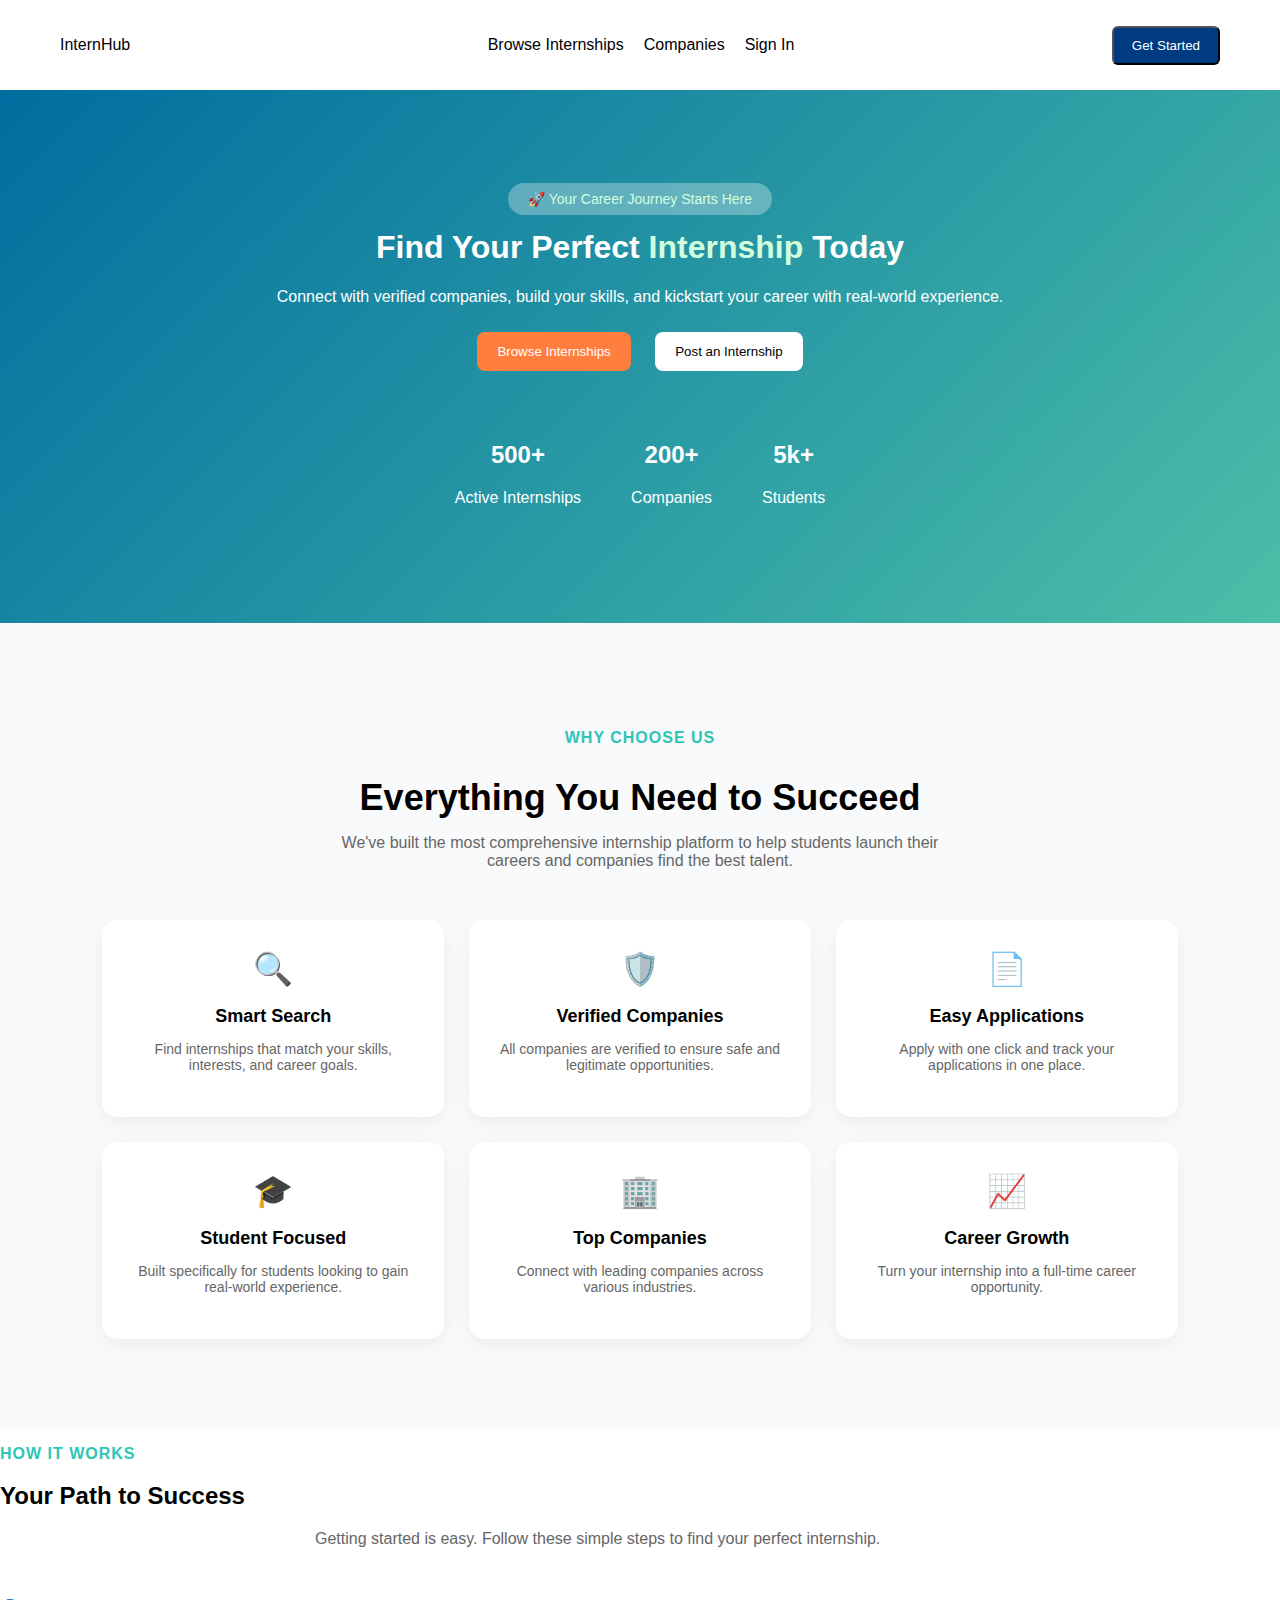
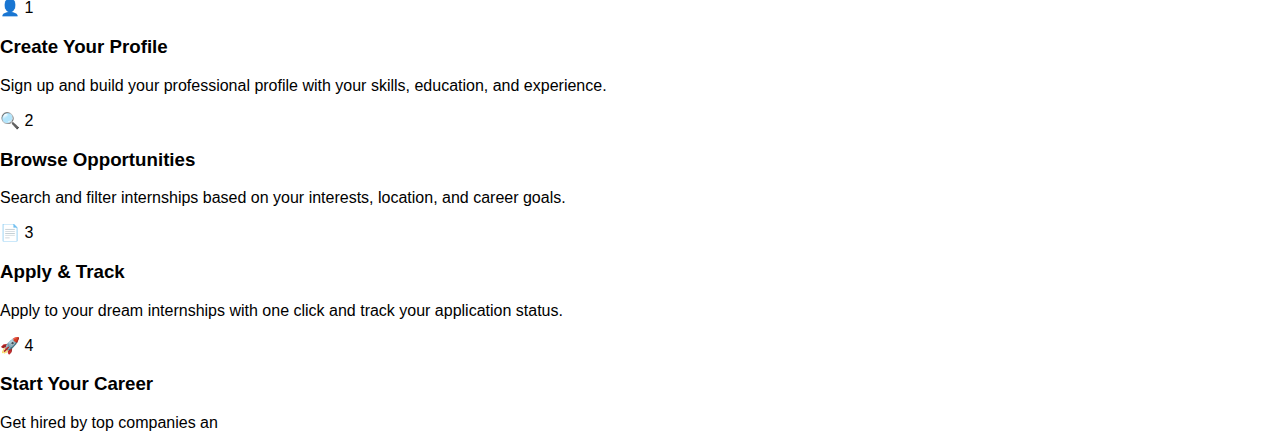
<file: index.html>
<!DOCTYPE html>
<html lang="en">

<head>
  <meta charset="UTF-8">
  <title>InternHub - Find Internships</title>
  <link rel="stylesheet" href="style.css">
</head>

<body>

  <header class="navbar">
    <div class="logo">InternHub</div>
    <ul>
      <li>Browse Internships</li> 
      <li>Companies</li>   
      <li>Sign In</li>
    </ul>
    <button class="btn-primary">Get Started</button>
  </header>

  <section class="hero">
    <span class="badge">🚀 Your Career Journey Starts Here</span>
    <h1>Find Your Perfect <span>Internship</span> Today</h1>
    <p>Connect with verified companies, build your skills, and kickstart your career with real-world experience.</p>

    <div class="btn-area">
      <button class="btn-orange">Browse Internships</button>
      <button class="btn-light">Post an Internship</button>
    </div>

    <div class="stats">
      <div>
        <h2>500+</h2>
        <p>Active Internships</p>
      </div>
      <div>
        <h2>200+</h2>
        <p>Companies</p>
      </div>
      <div>
        <h2>5k+</h2>
        <p>Students</p>
      </div>
    </div>
  </section>
  <section class="why-choose-us">
  <p class="section-tag">WHY CHOOSE US</p>
  <h2>Everything You Need to Succeed</h2>
  <p class="section-desc">
    We've built the most comprehensive internship platform to help students
    launch their careers and companies find the best talent.
  </p>

  <div class="features-grid">

    <div class="feature-card">
      <div class="icon">🔍</div>
      <h3>Smart Search</h3>
      <p>Find internships that match your skills, interests, and career goals.</p>
    </div>

    <div class="feature-card">
      <div class="icon">🛡️</div>
      <h3>Verified Companies</h3>
      <p>All companies are verified to ensure safe and legitimate opportunities.</p>
    </div>

    <div class="feature-card">
      <div class="icon">📄</div>
      <h3>Easy Applications</h3>
      <p>Apply with one click and track your applications in one place.</p>
    </div>

    <div class="feature-card">
      <div class="icon">🎓</div>
      <h3>Student Focused</h3>
      <p>Built specifically for students looking to gain real-world experience.</p>
    </div>

    <div class="feature-card">
      <div class="icon">🏢</div>
      <h3>Top Companies</h3>
      <p>Connect with leading companies across various industries.</p>
    </div>

    <div class="feature-card">
      <div class="icon">📈</div>
      <h3>Career Growth</h3>
      <p>Turn your internship into a full-time career opportunity.</p>
    </div>

  </div>
</section>
<!-- THIRD PAGE SECTION -->
<section class="how-it-works">
  <p class="section-tag">HOW IT WORKS</p>
  <h2>Your Path to Success</h2>
  <p class="section-desc">
    Getting started is easy. Follow these simple steps to find your perfect internship.
  </p>

  <div class="steps-container">

    <div class="step-card">
      <div class="step-icon">
        👤
        <span class="step-number">1</span>
      </div>
      <h3>Create Your Profile</h3>
      <p>
        Sign up and build your professional profile with your skills,
        education, and experience.
      </p>
    </div>

    <div class="step-line"></div>

    <div class="step-card">
      <div class="step-icon">
        🔍
        <span class="step-number">2</span>
      </div>
      <h3>Browse Opportunities</h3>
      <p>
        Search and filter internships based on your interests,
        location, and career goals.
      </p>
    </div>

    <div class="step-line"></div>

    <div class="step-card">
      <div class="step-icon">
        📄
        <span class="step-number">3</span>
      </div>
      <h3>Apply & Track</h3>
      <p>
        Apply to your dream internships with one click and
        track your application status.
      </p>
    </div>

    <div class="step-line"></div>

    <div class="step-card">
      <div class="step-icon">
        🚀
        <span class="step-number">4</span>
      </div>
      <h3>Start Your Career</h3>
      <p>
        Get hired by top companies an

</body>

</html>
</file>
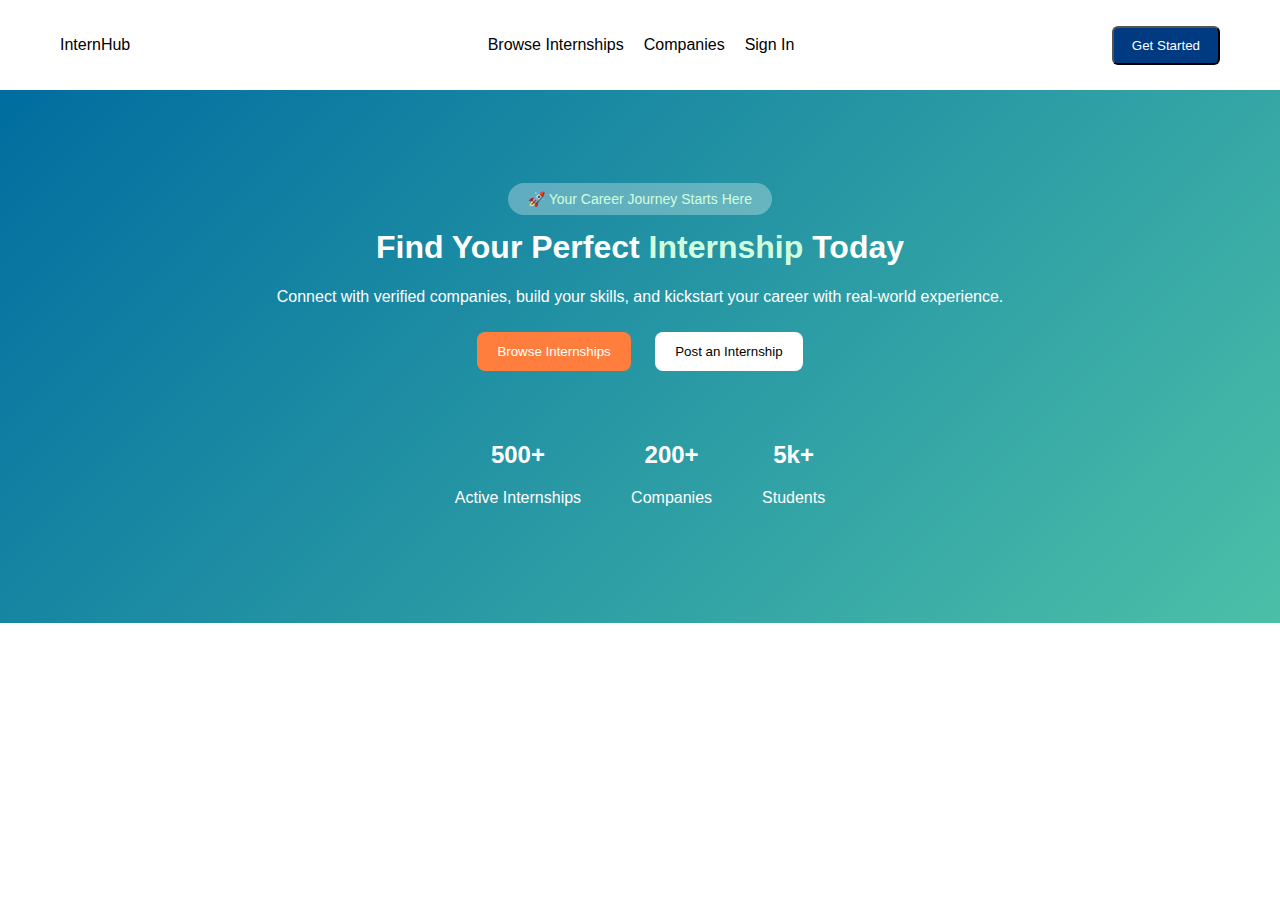
<file: Internship portal/index.html>
<!DOCTYPE html>
<html lang="en">

<head>
  <meta charset="UTF-8">
  <title>InternHub - Find Internships</title>
  <link rel="stylesheet" href="style.css">
</head>

<body>

  <header class="navbar">
    <div class="logo">InternHub</div>
    <ul>
      <li>Browse Internships</li>
      <li>Companies</li>   
      <li>Sign In</li>
    </ul>
    <button class="btn-primary">Get Started</button>
  </header>

  <section class="hero">
    <span class="badge">🚀 Your Career Journey Starts Here</span>
    <h1>Find Your Perfect <span>Internship</span> Today</h1>
    <p>Connect with verified companies, build your skills, and kickstart your career with real-world experience.</p>

    <div class="btn-area">
      <button class="btn-orange">Browse Internships</button>
      <button class="btn-light">Post an Internship</button>
    </div>

    <div class="stats">
      <div>
        <h2>500+</h2>
        <p>Active Internships</p>
      </div>
      <div>
        <h2>200+</h2>
        <p>Companies</p>
      </div>
      <div>
        <h2>5k+</h2>
        <p>Students</p>
      </div>
    </div>
  </section>

</body>

</html>
</file>
<file: style.css>
body {
  margin: 0;
  font-family: sans-serif;
}

/* NAVBAR */
.navbar {
  display: flex;
  justify-content: space-between;
  align-items: center;
  padding: 20px 60px;
  background: white;
}

.navbar ul {
  display: flex;
  list-style: none;
  gap: 20px;
}

/* HERO */
.hero {
  text-align: center;
  color: white;
  padding: 100px 20px;
  background: linear-gradient(135deg, #006da0, #4cbfa8);
}

.hero span {
  color: #d1ffdd;
}

.badge {
  background: rgba(255, 255, 255, 0.3);
  padding: 8px 20px;
  border-radius: 20px;
  font-size: 14px;
}

.btn-area button {
  margin: 10px;
  padding: 12px 20px;
  border-radius: 8px;
  border: none;
  cursor: pointer;
}

.btn-orange {
  background: #ff7e3d;
  color: white;
}

.btn-light {
  background: white;
  color: black;
}

.btn-primary {
  background: #003a80;
  padding: 10px 18px;
  color: white;
  border-radius: 6px;
}

.stats {
  display: flex;
  justify-content: center;
  gap: 50px;
  margin-top: 40px;
}

.stats div {
  text-align: center;
}

@media (max-width: 650px) {
  .navbar {
    display: none;
  }
}
/* SECOND PAGE SECTION */

.why-choose-us {
  background: #f9fafb;
  padding: 90px 8%;
  text-align: center;
}

.section-tag {
  color: #2ec4b6;
  font-weight: 600;
  letter-spacing: 1px;
  margin-bottom: 10px;
}

.why-choose-us h2 {
  font-size: 36px;
  font-weight: 700;
  margin-bottom: 15px;
}

.section-desc {
  max-width: 650px;
  margin: 0 auto 50px;
  color: #666;
  font-size: 16px;
}

.features-grid {
  display: grid;
  grid-template-columns: repeat(auto-fit, minmax(260px, 1fr));
  gap: 25px;
}

.feature-card {
  background: white;
  padding: 30px;
  border-radius: 15px;
  box-shadow: 0 6px 20px rgba(0,0,0,0.06);
  transition: 0.3s ease;
}

.feature-card:hover {
  transform: translateY(-8px);
}

.icon {
  font-size: 32px;
  margin-bottom: 15px;
}

.feature-card h3 {
  font-size: 18px;
  margin-bottom: 10px;
}

.feature-card p {
  font-size: 14px;
  color: #666;
}
</file>
<file: Internship portal/style.css>
body {
  margin: 0;
  font-family: sans-serif;
}

/* NAVBAR */
.navbar {
  display: flex;
  justify-content: space-between;
  align-items: center;
  padding: 20px 60px;
  background: white;
}

.navbar ul {
  display: flex;
  list-style: none;
  gap: 20px;
}

/* HERO */
.hero {
  text-align: center;
  color: white;
  padding: 100px 20px;
  background: linear-gradient(135deg, #006da0, #4cbfa8);
}

.hero span {
  color: #d1ffdd;
}

.badge {
  background: rgba(255, 255, 255, 0.3);
  padding: 8px 20px;
  border-radius: 20px;
  font-size: 14px;
}

.btn-area button {
  margin: 10px;
  padding: 12px 20px;
  border-radius: 8px;
  border: none;
  cursor: pointer;
}

.btn-orange {
  background: #ff7e3d;
  color: white;
}

.btn-light {
  background: white;
  color: black;
}

.btn-primary {
  background: #003a80;
  padding: 10px 18px;
  color: white;
  border-radius: 6px;
}

.stats {
  display: flex;
  justify-content: center;
  gap: 50px;
  margin-top: 40px;
}

.stats div {
  text-align: center;
}

@media (max-width: 650px) {
  .navbar {
    display: none;
  }
}
</file>
